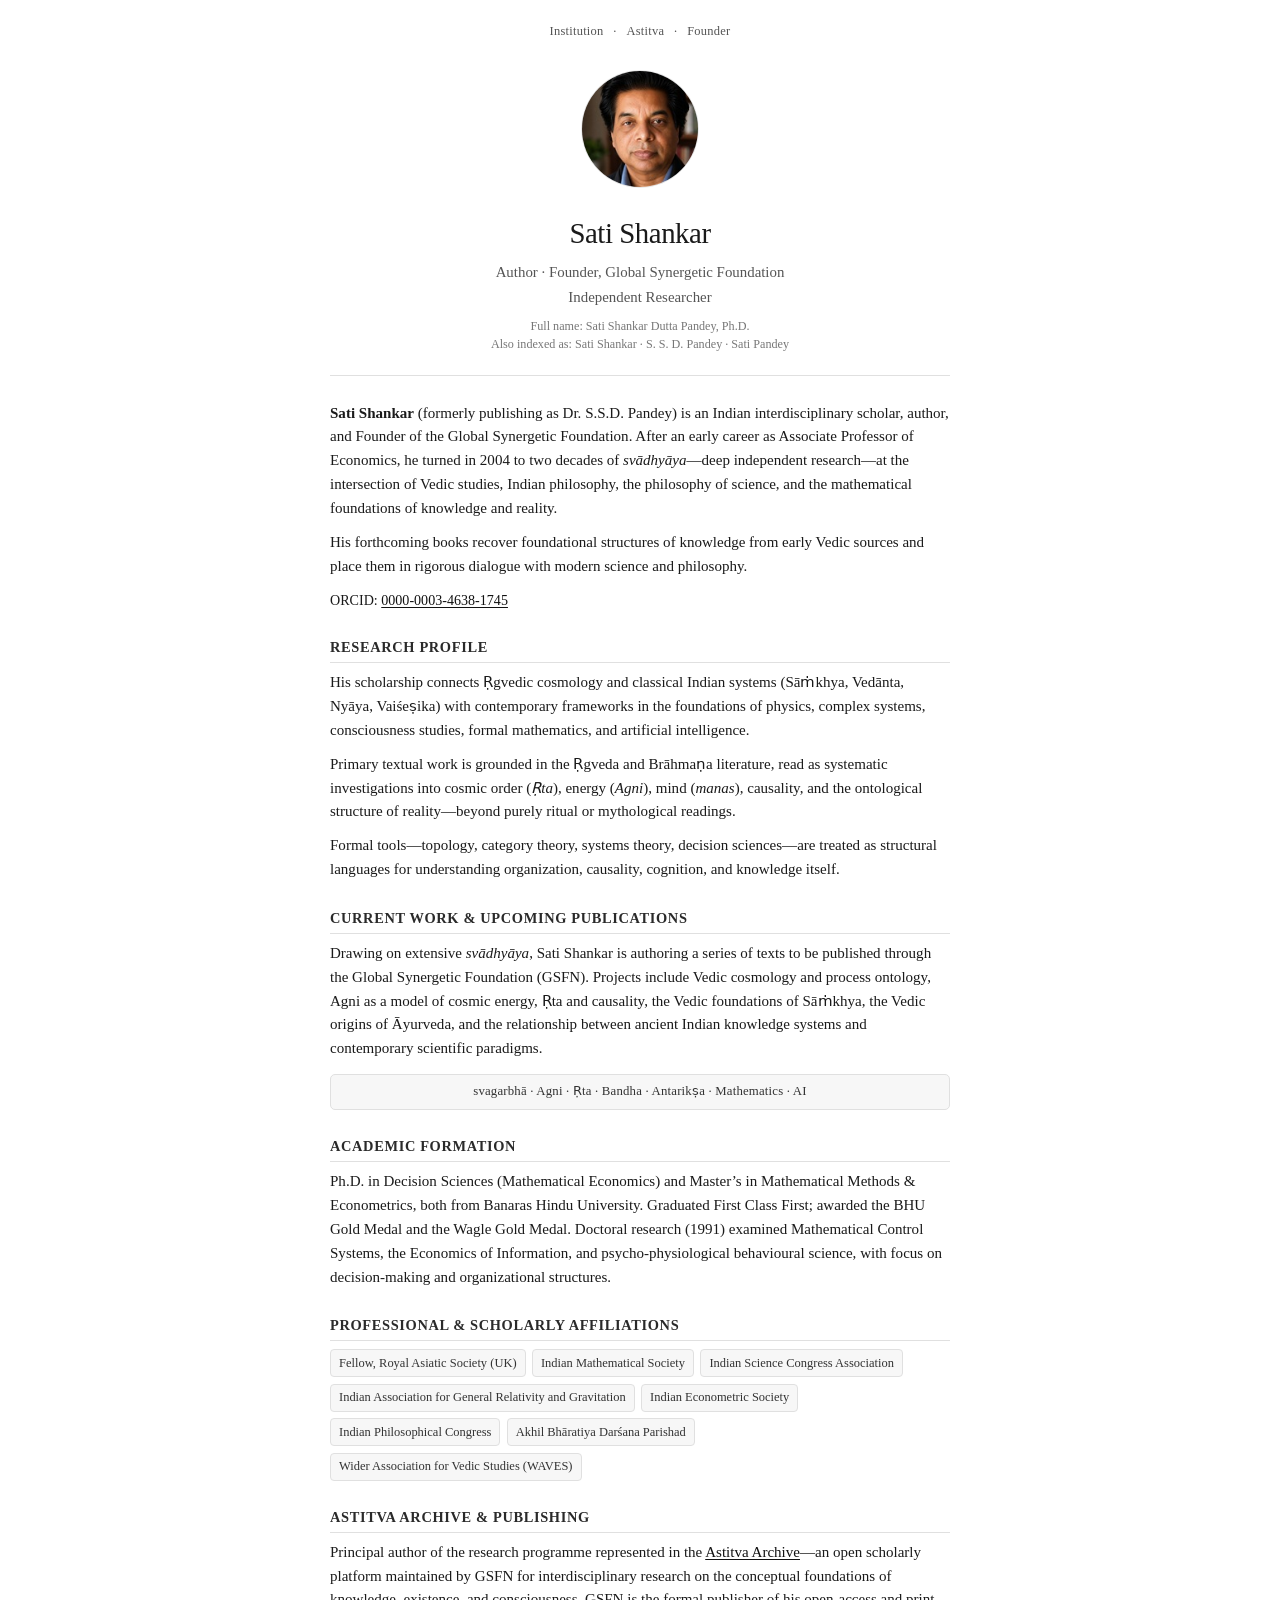
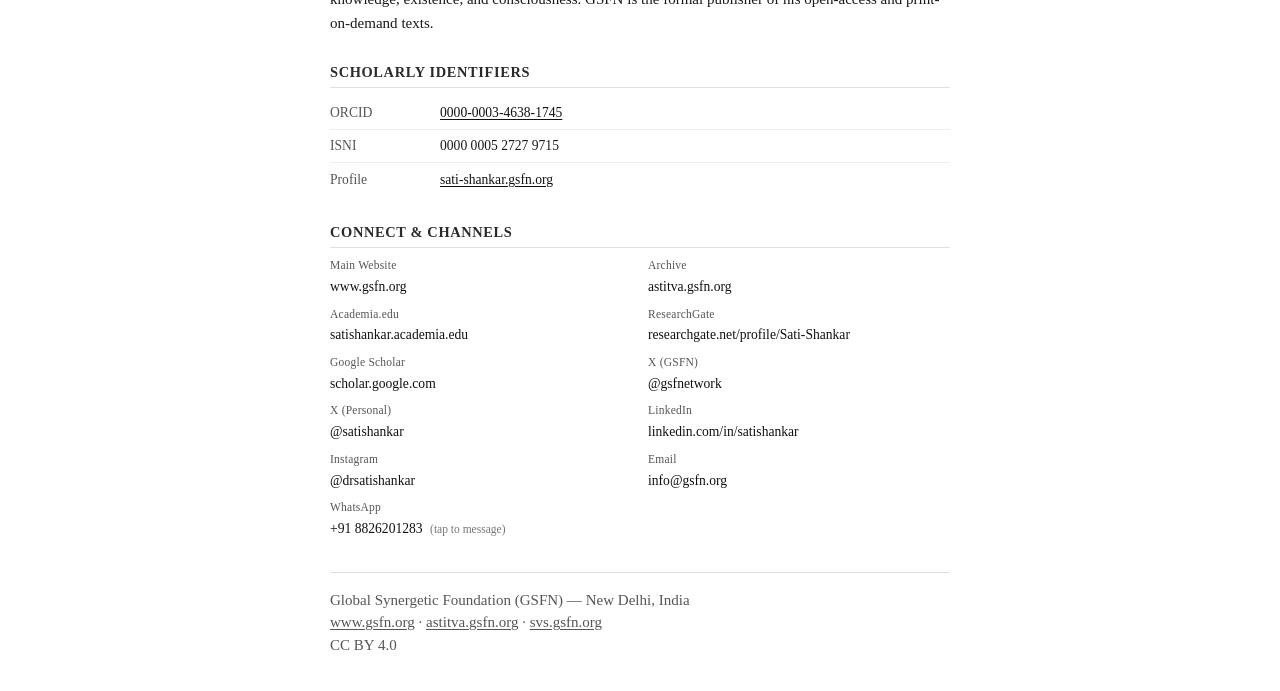
<file: index.html>
<!DOCTYPE html>
<html lang="en">
<head>
  <meta charset="UTF-8">
  <meta name="viewport" content="width=device-width, initial-scale=1, viewport-fit=cover">

  <title>Sati Shankar — Author, Founder and Researcher | Global Synergetic Foundation</title>

  <!-- SEO -->
  <meta name="description" content="Professional profile of Sati Shankar (Dr. S.S.D. Pandey), author, founder of the Global Synergetic Foundation, and independent researcher working on Vedic knowledge systems, Indian philosophy, philosophy of science, mathematical reasoning, cognition, and AI.">
  <meta name="keywords" content="Sati Shankar, Sati Shankar Dutta Pandey, S.S.D. Pandey, Rig Veda, Ṛgveda, Vedic Knowledge Systems, Indian Philosophy, Philosophy of Science, Mathematical Systems, Sanskrit Studies, Agni, Ṛta, svagarbhā, AI, Author, GSFN">
  <meta name="author" content="Dr. Sati Shankar Dutta Pandey">
  <meta name="alternate-name" content="Sati Shankar; S. S. D. Pandey; Sati Pandey">
  <meta name="orcid_id" content="0000-0003-4638-1745">
  <meta name="robots" content="index, follow">
  <meta name="theme-color" content="#1a1a1a">
  <meta name="language" content="en">
  <meta name="geo.region" content="IN">

  <!-- Canonical URL -->
  <link rel="canonical" href="https://sati-shankar.gsfn.org/">
  <link rel="author" href="https://orcid.org/0000-0003-4638-1745">
  <link rel="me" href="https://orcid.org/0000-0003-4638-1745">
  <link rel="icon" href="/favicon.ico">
  <link rel="license" href="https://creativecommons.org/licenses/by/4.0/">

  <!-- Open Graph -->
  <meta property="og:type" content="profile">
  <meta property="og:title" content="Sati Shankar — Author, Founder and Researcher">
  <meta property="og:description" content="Professional profile of Sati Shankar (Dr. S.S.D. Pandey), author, founder of the Global Synergetic Foundation, and principal author of the Astitva Archive research programme.">
  <meta property="og:url" content="https://sati-shankar.gsfn.org/">
  <meta property="og:site_name" content="Global Synergetic Foundation">
  <meta property="og:locale" content="en_US">
  <meta property="profile:first_name" content="Sati">
  <meta property="profile:last_name" content="Shankar">
  <meta property="profile:username" content="sati-shankar">

  <!-- Twitter Card -->
  <meta name="twitter:card" content="summary">
  <meta name="twitter:title" content="Sati Shankar — Author, Founder and Researcher">
  <meta name="twitter:description" content="Professional profile of Sati Shankar (Dr. S.S.D. Pandey), author, founder of the Global Synergetic Foundation, and independent researcher.">

  <!-- Structured Data (JSON-LD) — preserved for machine readability & discoverability -->
  <script type="application/ld+json">
  {
    "@context": "https://schema.org",
    "@type": "Person",
    "@id": "https://sati-shankar.gsfn.org/#person",
    "name": "Sati Shankar Dutta Pandey",
    "alternateName": [
      "Sati Shankar",
      "S. S. D. Pandey",
      "Sati Pandey"
    ],
    "url": "https://sati-shankar.gsfn.org/",
    "image": "https://sati-shankar.gsfn.org/my-profile.jpg",
    "jobTitle": "Author, Founder and Independent Researcher",
    "worksFor": {
      "@type": "Organization",
      "@id": "https://www.gsfn.org/#organization",
      "name": "Global Synergetic Foundation",
      "url": "https://www.gsfn.org/"
    },
    "affiliation": {
      "@id": "https://www.gsfn.org/#organization"
    },
    "founderOf": {
      "@id": "https://www.gsfn.org/#organization"
    },
    "sameAs": [
      "https://orcid.org/0000-0003-4638-1745",
      "https://viaf.org/viaf/96175412862703712037/",
      "https://isni.org/isni/0000000527279715",
      "https://satishankar.academia.edu",
      "https://www.researchgate.net/profile/Sati-Shankar",
      "https://scholar.google.com/citations?hl=en&user=mIl7OKkAAAAJ",
      "https://www.linkedin.com/in/satishankar/"
    ],
    "knowsAbout": [
      "Rig Veda",
      "Ṛgveda",
      "Brāhmaṇa literature",
      "Vedic Knowledge Systems",
      "Vedic Cosmology",
      "Indian Philosophy",
      "Sāṁkhya Darśana",
      "Nyāya",
      "Vaiśeṣika",
      "Vedānta",
      "Bhagavad Gītā",
      "Philosophy of Science",
      "Sanskrit Grammar",
      "Artificial Intelligence",
      "Cognitive Science",
      "Mathematics",
      "Topology",
      "Category Theory",
      "Physics",
      "Complex Systems"
    ]
  }
  </script>

  <style>
    :root {
      --text: #1a1a1a;
      --muted: #555;
      --border: #e0e0e0;
      --soft: #f7f7f7;
      --link: #111;
      --bg: #fff;
    }

    * {
      margin: 0;
      padding: 0;
      box-sizing: border-box;
    }

    body {
      background: var(--bg);
      color: var(--text);
      font-family: "Iowan Old Style", "Palatino Linotype", Palatino, "Book Antiqua", Georgia, serif;
      line-height: 1.58;
      text-rendering: optimizeLegibility;
      -webkit-font-smoothing: antialiased;
      padding: 1.4rem 0.85rem 2.2rem;
    }

    .container {
      max-width: 620px;
      margin: 0 auto;
    }

    /* —— Navigation —— */
    nav {
      font-size: 0.78rem;
      letter-spacing: 0.02em;
      color: var(--muted);
      text-align: center;
      margin-bottom: 1.75rem;
    }
    nav a {
      color: var(--muted);
      text-decoration: none;
      margin: 0 0.4rem;
    }
    nav a:hover, nav a:focus {
      color: var(--text);
      text-decoration: underline;
    }

    /* —— Header / Profile —— */
    header {
      text-align: center;
      margin-bottom: 1.6rem;
      padding-bottom: 1.35rem;
      border-bottom: 1px solid var(--border);
    }
    .profile-img {
      margin-bottom: 0.95rem;
    }
    .profile-img img {
      width: 118px;
      height: 118px;
      object-fit: cover;
      border-radius: 50%;
      border: 1px solid #e6e6e6;
      background: #f4f4f4;
    }
    h1 {
      font-size: 1.8rem;
      font-weight: 400;
      letter-spacing: -0.015em;
      margin-bottom: 0.28rem;
    }
    .subhead {
      font-size: 0.93rem;
      color: var(--muted);
      margin-bottom: 0.12rem;
    }
    .indexed-name {
      font-size: 0.76rem;
      color: #777;
      margin-top: 0.55rem;
      line-height: 1.45;
    }

    /* —— Sections —— */
    section {
      margin-bottom: 1.55rem;
    }
    h2 {
      font-size: 0.9rem;
      font-weight: 600;
      letter-spacing: 0.045em;
      text-transform: uppercase;
      color: #2a2a2a;
      margin-bottom: 0.5rem;
      padding-bottom: 0.22rem;
      border-bottom: 1px solid var(--border);
    }
    p {
      margin-bottom: 0.65rem;
      text-align: left;
      font-size: 0.94rem;
    }
    p:last-child {
      margin-bottom: 0;
    }
    em {
      font-style: italic;
    }
    strong {
      font-weight: 600;
    }
    a {
      color: var(--link);
      text-decoration: underline;
      text-underline-offset: 2px;
    }
    a:hover {
      color: #000;
    }

    /* —— Compact keyword strip —— */
    .concept-cycle {
      background: var(--soft);
      border: 1px solid var(--border);
      border-radius: 5px;
      padding: 0.5rem 0.7rem;
      font-size: 0.8rem;
      text-align: center;
      margin: 0.85rem 0 0.2rem;
      letter-spacing: 0.015em;
      color: #333;
      line-height: 1.4;
    }

    /* —— Affiliations as compact tags —— */
    .affiliations {
      display: flex;
      flex-wrap: wrap;
      gap: 0.4rem;
      margin-top: 0.4rem;
    }
    .affiliations span {
      font-size: 0.78rem;
      background: var(--soft);
      border: 1px solid var(--border);
      border-radius: 4px;
      padding: 0.2rem 0.5rem;
      color: #333;
    }

    /* —— Identifiers table —— */
    .id-table {
      width: 100%;
      border-collapse: collapse;
      font-size: 0.85rem;
      margin-top: 0.4rem;
    }
    .id-table td {
      padding: 0.35rem 0.5rem 0.35rem 0;
      vertical-align: top;
      border-bottom: 1px solid #eee;
    }
    .id-table td:first-child {
      width: 110px;
      color: var(--muted);
      font-weight: 500;
    }
    .id-table tr:last-child td {
      border-bottom: none;
    }

    /* —— Links grid —— */
    .link-grid {
      display: grid;
      grid-template-columns: 1fr 1fr;
      gap: 0.45rem 1rem;
      margin-top: 0.4rem;
    }
    .link-item {
      font-size: 0.85rem;
    }
    .link-item .label {
      display: block;
      font-size: 0.72rem;
      color: var(--muted);
      margin-bottom: 0.1rem;
      letter-spacing: 0.02em;
    }
    .link-item a {
      text-decoration: none;
      border-bottom: 1px solid transparent;
    }
    .link-item a:hover {
      border-bottom-color: currentColor;
    }

    /* —— Footer —— */
    footer {
      margin-top: 2rem;
      padding-top: 1rem;
      border-top: 1px solid var(--border);
      font-size: 0.72rem;
      line-height: 1.5;
      color: var(--muted);
      text-align: center;
    }
    footer a {
      color: var(--muted);
    }
    footer a:hover {
      color: var(--text);
    }

    /* —— Utility —— */
    .visually-hidden {
      position: absolute;
      width: 1px;
      height: 1px;
      padding: 0;
      margin: -1px;
      overflow: hidden;
      clip: rect(0, 0, 0, 0);
      white-space: nowrap;
      border: 0;
    }
    .orcid {
      font-size: 0.88rem;
      margin-top: 0.5rem;
    }

    /* —— Responsive —— */
    @media (max-width: 520px) {
      body {
        padding: 1.1rem 0.7rem 1.8rem;
      }
      h1 {
        font-size: 1.55rem;
      }
      .link-grid {
        grid-template-columns: 1fr;
        gap: 0.55rem;
      }
      .profile-img img {
        width: 104px;
        height: 104px;
      }
      .affiliations span {
        font-size: 0.74rem;
      }
      .concept-cycle {
        font-size: 0.76rem;
        padding: 0.45rem 0.55rem;
      }
    }
  </style>
</head>
<body>
  <div class="container">

    <nav aria-label="Primary links">
      <a href="https://www.gsfn.org/">Institution</a>
      <span aria-hidden="true">·</span>
      <a href="https://astitva.gsfn.org/">Astitva</a>
      <span aria-hidden="true">·</span>
      <a href="https://sati-shankar.gsfn.org/">Founder</a>
    </nav>

    <header>
      <div class="profile-img">
        <img src="my-profile.jpg"
             alt="Dr. Sati Shankar profile photo"
             onerror="this.onerror=null; this.src='data:image/svg+xml,%3Csvg xmlns=\'http://www.w3.org/2000/svg\' width=\'120\' height=\'120\' viewBox=\'0 0 120 120\'%3E%3Ccircle cx=\'60\' cy=\'60\' r=\'58\' fill=\'%23f0f0f0\'/%3E%3Ctext x=\'60\' y=\'65\' font-size=\'12\' text-anchor=\'middle\' fill=\'%23999\'%3EPhoto%3C/text%3E%3C/svg%3E';">
      </div>
      <h1>Sati Shankar</h1>
      <div class="subhead">Author · Founder, Global Synergetic Foundation</div>
      <div class="subhead">Independent Researcher</div>
      <div class="indexed-name">
        Full name: Sati Shankar Dutta Pandey, Ph.D.<br>
        Also indexed as: Sati Shankar · S. S. D. Pandey · Sati Pandey
      </div>
    </header>

    <main>

      <!-- Introduction -->
      <section>
        <h2 class="visually-hidden">Introduction</h2>
        <p>
          <strong>Sati Shankar</strong> (formerly publishing as Dr. S.S.D. Pandey) is an Indian interdisciplinary scholar, author, and Founder of the Global Synergetic Foundation. After an early career as Associate Professor of Economics, he turned in 2004 to two decades of <em>svādhyāya</em>—deep independent research—at the intersection of Vedic studies, Indian philosophy, the philosophy of science, and the mathematical foundations of knowledge and reality.
        </p>
        <p>
          His forthcoming books recover foundational structures of knowledge from early Vedic sources and place them in rigorous dialogue with modern science and philosophy.
        </p>
        <p class="orcid">
          ORCID: <a href="https://orcid.org/0000-0003-4638-1745">0000-0003-4638-1745</a>
        </p>
      </section>

      <!-- Research Profile -->
      <section>
        <h2>Research Profile</h2>
        <p>
          His scholarship connects Ṛgvedic cosmology and classical Indian systems (Sāṁkhya, Vedānta, Nyāya, Vaiśeṣika) with contemporary frameworks in the foundations of physics, complex systems, consciousness studies, formal mathematics, and artificial intelligence.
        </p>
        <p>
          Primary textual work is grounded in the Ṛgveda and Brāhmaṇa literature, read as systematic investigations into cosmic order (<em>Ṛta</em>), energy (<em>Agni</em>), mind (<em>manas</em>), causality, and the ontological structure of reality—beyond purely ritual or mythological readings.
        </p>
        <p>
          Formal tools—topology, category theory, systems theory, decision sciences—are treated as structural languages for understanding organization, causality, cognition, and knowledge itself.
        </p>
      </section>

      <!-- Current Work -->
      <section>
        <h2>Current Work &amp; Upcoming Publications</h2>
        <p>
          Drawing on extensive <em>svādhyāya</em>, Sati Shankar is authoring a series of texts to be published through the Global Synergetic Foundation (GSFN). Projects include Vedic cosmology and process ontology, Agni as a model of cosmic energy, Ṛta and causality, the Vedic foundations of Sāṁkhya, the Vedic origins of Āyurveda, and the relationship between ancient Indian knowledge systems and contemporary scientific paradigms.
        </p>
        <div class="concept-cycle">
          svagarbhā · Agni · Ṛta · Bandha · Antarikṣa · Mathematics · AI
        </div>
      </section>

      <!-- Academic Formation -->
      <section>
        <h2>Academic Formation</h2>
        <p>
          Ph.D. in Decision Sciences (Mathematical Economics) and Master’s in Mathematical Methods &amp; Econometrics, both from Banaras Hindu University. Graduated First Class First; awarded the BHU Gold Medal and the Wagle Gold Medal. Doctoral research (1991) examined Mathematical Control Systems, the Economics of Information, and psycho-physiological behavioural science, with focus on decision-making and organizational structures.
        </p>
      </section>

      <!-- Affiliations -->
      <section>
        <h2>Professional &amp; Scholarly Affiliations</h2>
        <div class="affiliations">
          <span>Fellow, Royal Asiatic Society (UK)</span>
          <span>Indian Mathematical Society</span>
          <span>Indian Science Congress Association</span>
          <span>Indian Association for General Relativity and Gravitation</span>
          <span>Indian Econometric Society</span>
          <span>Indian Philosophical Congress</span>
          <span>Akhil Bhāratiya Darśana Parishad</span>
          <span>Wider Association for Vedic Studies (WAVES)</span>
        </div>
      </section>

      <!-- Astitva -->
      <section>
        <h2>Astitva Archive &amp; Publishing</h2>
        <p>
          Principal author of the research programme represented in the <a href="https://astitva.gsfn.org/">Astitva Archive</a>—an open scholarly platform maintained by GSFN for interdisciplinary research on the conceptual foundations of knowledge, existence, and consciousness. GSFN is the formal publisher of his open-access and print-on-demand texts.
        </p>
      </section>

      <!-- Identifiers -->
      <section>
        <h2>Scholarly Identifiers</h2>
        <table class="id-table">
          <tr>
            <td>ORCID</td>
            <td><a href="https://orcid.org/0000-0003-4638-1745">0000-0003-4638-1745</a></td>
          </tr>
          <tr>
            <td>ISNI</td>
            <td>0000 0005 2727 9715</td>
          </tr>
          <tr>
            <td>Profile</td>
            <td><a href="https://sati-shankar.gsfn.org/">sati-shankar.gsfn.org</a></td>
          </tr>
        </table>
      </section>

      <!-- Connect -->
      <section>
        <h2>Connect &amp; Channels</h2>
        <div class="link-grid">
          <div class="link-item">
            <span class="label">Main Website</span>
            <a href="https://www.gsfn.org">www.gsfn.org</a>
          </div>
          <div class="link-item">
            <span class="label">Archive</span>
            <a href="https://astitva.gsfn.org">astitva.gsfn.org</a>
          </div>
          <div class="link-item">
            <span class="label">Academia.edu</span>
            <a href="https://satishankar.academia.edu" target="_blank" rel="noopener noreferrer">satishankar.academia.edu</a>
          </div>
          <div class="link-item">
            <span class="label">ResearchGate</span>
            <a href="https://www.researchgate.net/profile/Sati-Shankar" target="_blank" rel="noopener noreferrer">researchgate.net/profile/Sati-Shankar</a>
          </div>
          <div class="link-item">
            <span class="label">Google Scholar</span>
            <a href="https://scholar.google.com/citations?hl=en&user=mIl7OKkAAAAJ" target="_blank" rel="noopener noreferrer">scholar.google.com</a>
          </div>
          <div class="link-item">
            <span class="label">X (GSFN)</span>
            <a href="https://twitter.com/gsfnetwork" target="_blank" rel="noopener noreferrer">@gsfnetwork</a>
          </div>
          <div class="link-item">
            <span class="label">X (Personal)</span>
            <a href="https://twitter.com/satishankar" target="_blank" rel="noopener noreferrer">@satishankar</a>
          </div>
          <div class="link-item">
            <span class="label">LinkedIn</span>
            <a href="https://www.linkedin.com/in/satishankar/" target="_blank" rel="noopener noreferrer">linkedin.com/in/satishankar</a>
          </div>
          <div class="link-item">
            <span class="label">Instagram</span>
            <a href="https://instagram.com/drsatishankar" target="_blank" rel="noopener noreferrer">@drsatishankar</a>
          </div>
          <div class="link-item">
            <span class="label">Email</span>
            <a href="mailto:info@gsfn.org">info@gsfn.org</a>
          </div>
          <div class="link-item">
            <span class="label">WhatsApp</span>
            <a href="https://wa.me/918826201283" target="_blank" rel="noopener noreferrer">+91 8826201283</a>
            <span style="font-size:0.72rem;color:#777;margin-left:0.25rem;">(tap to message)</span>
          </div>
        </div>
      </section>

    </main>

    <footer>
      <p>
        Global Synergetic Foundation (GSFN) — New Delhi, India<br>
        <a href="https://www.gsfn.org">www.gsfn.org</a>
        · <a href="https://astitva.gsfn.org">astitva.gsfn.org</a>
        · <a href="https://svs.gsfn.org">svs.gsfn.org</a><br>
        CC BY 4.0
      </p>
    </footer>

  </div>
</body>
</html>
</file>
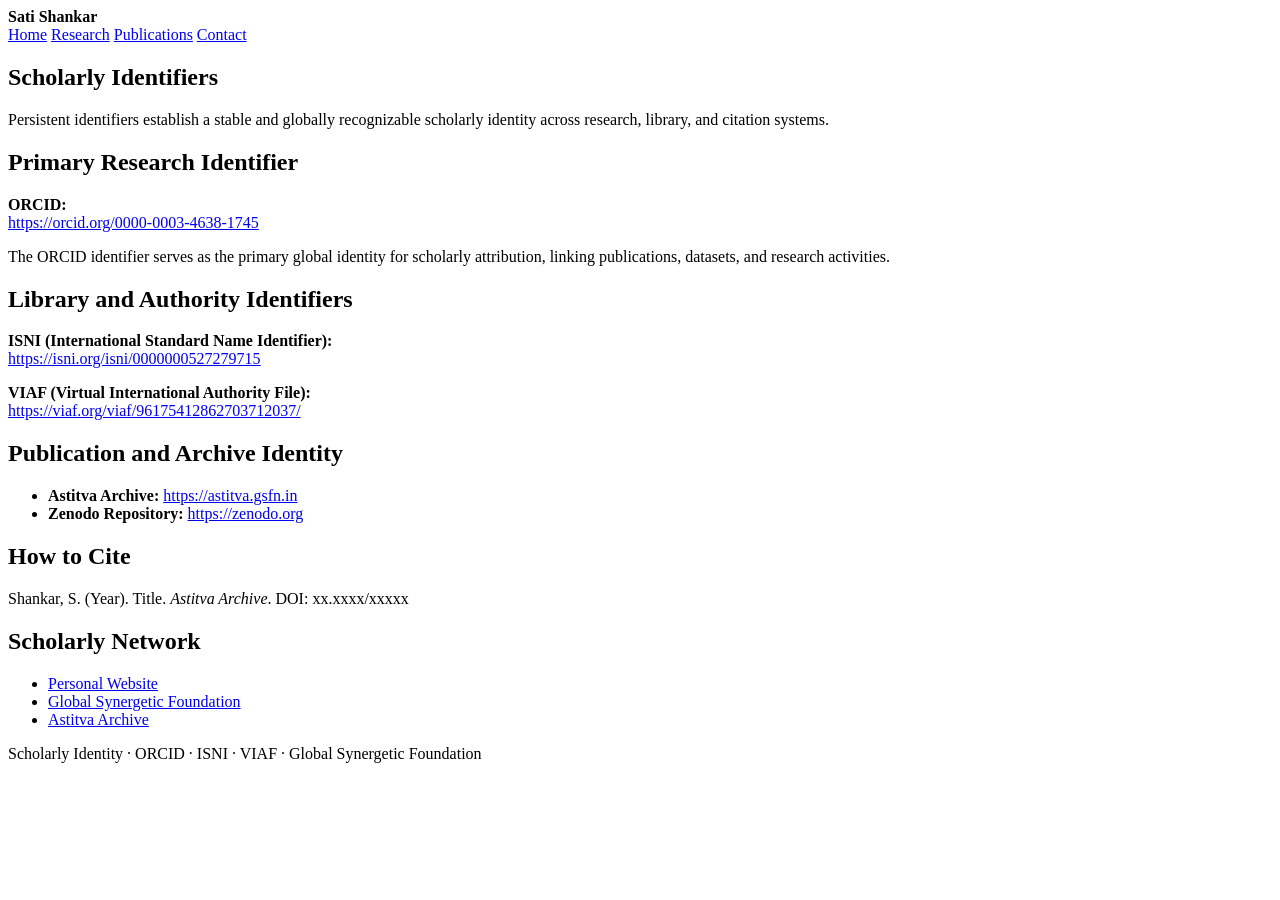
<file: identifiers.html>
<!DOCTYPE html>
<html lang="en">
<head>
<meta charset="UTF-8" />
<meta name="viewport" content="width=device-width, initial-scale=1.0" />
<title>Scholarly Identifiers — Sati Shankar</title>

<meta name="description" content="Persistent scholarly identifiers of Sati Shankar: ORCID, ISNI, VIAF, and publication identity systems."/>
<link rel="canonical" href="https://www.satishankar.in/identifiers.html"/>
<link rel="me" href="https://orcid.org/0000-0003-4638-1745"/>
<link rel="stylesheet" href="css/styles.css"/>

<script type="application/ld+json">
{
  "@context": "https://schema.org",
  "@type": "Person",
  "name": "Sati Shankar",
  "identifier": "https://orcid.org/0000-0003-4638-1745",
  "sameAs": [
    "https://orcid.org/0000-0003-4638-1745",
    "https://viaf.org/viaf/96175412862703712037/",
    "https://isni.org/isni/0000000527279715"
  ]
}
</script>
</head>

<body>

<nav>
  <div><strong>Sati Shankar</strong></div>
  <div>
    <a href="index.html">Home</a>
    <a href="research.html">Research</a>
    <a href="publications.html">Publications</a>
    <a href="contact.html">Contact</a>
  </div>
</nav>

<section class="section">
  <h1>Scholarly Identifiers</h1>
  <p>
    Persistent identifiers establish a stable and globally recognizable scholarly
    identity across research, library, and citation systems.
  </p>
</section>

<section class="section">
  <h2>Primary Research Identifier</h2>
  <p>
    <strong>ORCID:</strong><br/>
    <a href="https://orcid.org/0000-0003-4638-1745" target="_blank">
      https://orcid.org/0000-0003-4638-1745
    </a>
  </p>
  <p>
    The ORCID identifier serves as the primary global identity for scholarly
    attribution, linking publications, datasets, and research activities.
  </p>
</section>

<section class="section">
  <h2>Library and Authority Identifiers</h2>

  <p>
    <strong>ISNI (International Standard Name Identifier):</strong><br/>
    <a href="https://isni.org/isni/0000000527279715" target="_blank">
      https://isni.org/isni/0000000527279715
    </a>
  </p>

  <p>
    <strong>VIAF (Virtual International Authority File):</strong><br/>
    <a href="https://viaf.org/viaf/96175412862703712037/" target="_blank">
      https://viaf.org/viaf/96175412862703712037/
    </a>
  </p>

</section>

<section class="section">
  <h2>Publication and Archive Identity</h2>
  <ul>
    <li>
      <strong>Astitva Archive:</strong>
      <a href="https://astitva.gsfn.in">https://astitva.gsfn.in</a>
    </li>
    <li>
      <strong>Zenodo Repository:</strong>
      <a href="https://zenodo.org">https://zenodo.org</a>
    </li>
  </ul>
</section>

<section class="section">
  <h2>How to Cite</h2>
  <p>
    Shankar, S. (Year). Title. <em>Astitva Archive</em>. DOI: xx.xxxx/xxxxx
  </p>
</section>

<section class="section">
  <h2>Scholarly Network</h2>
  <ul>
    <li><a href="https://www.satishankar.in">Personal Website</a></li>
    <li><a href="https://www.gsfn.in">Global Synergetic Foundation</a></li>
    <li><a href="https://astitva.gsfn.in">Astitva Archive</a></li>
  </ul>
</section>

<footer>
  <p>
    Scholarly Identity · ORCID · ISNI · VIAF · Global Synergetic Foundation
  </p>
</footer>

</body>
</html>
</file>
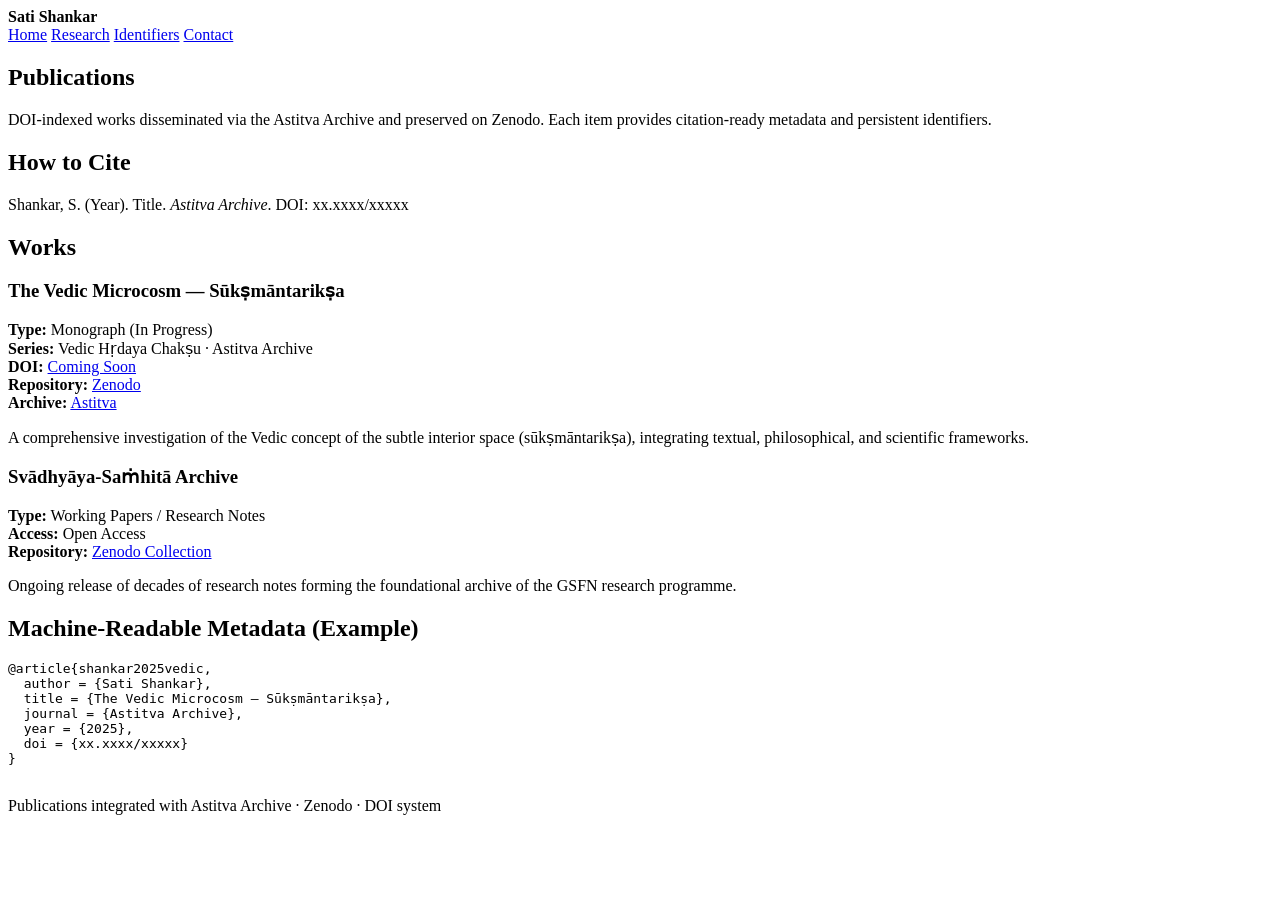
<file: publications.html>
<!DOCTYPE html>
<html lang="en">
<head>
<meta charset="UTF-8" />
<meta name="viewport" content="width=device-width, initial-scale=1.0" />
<title>Publications — Sati Shankar</title>

<meta name="description" content="Publications of Sati Shankar. DOI-indexed works from Astitva Archive and Zenodo."/>
<link rel="canonical" href="https://www.satishankar.in/publications.html"/>
<link rel="me" href="https://orcid.org/0000-0003-4638-1745"/>

<!-- Scholarly meta (example; duplicate per item as needed) -->
<meta name="citation_author" content="Sati Shankar"/>
<meta name="citation_author_orcid" content="0000-0003-4638-1745"/>

<link rel="stylesheet" href="css/styles.css"/>
</head>

<body>

<nav>
  <div><strong>Sati Shankar</strong></div>
  <div>
    <a href="index.html">Home</a>
    <a href="research.html">Research</a>
    <a href="identifiers.html">Identifiers</a>
    <a href="contact.html">Contact</a>
  </div>
</nav>

<section class="section">
  <h1>Publications</h1>
  <p>
    DOI-indexed works disseminated via the Astitva Archive and preserved on Zenodo.
    Each item provides citation-ready metadata and persistent identifiers.
  </p>
</section>

<section class="section">
  <h2>How to Cite</h2>
  <p>
    Shankar, S. (Year). Title. <em>Astitva Archive</em>. DOI: xx.xxxx/xxxxx
  </p>
</section>

<section class="section">
  <h2>Works</h2>

  <!-- Publication Item Template -->
  <div class="pub">
    <h3>The Vedic Microcosm — Sūkṣmāntarikṣa</h3>
    <p>
      <strong>Type:</strong> Monograph (In Progress)<br/>
      <strong>Series:</strong> Vedic Hṛdaya Chakṣu · Astitva Archive<br/>
      <strong>DOI:</strong> <a href="#">Coming Soon</a><br/>
      <strong>Repository:</strong> <a href="https://zenodo.org">Zenodo</a><br/>
      <strong>Archive:</strong> <a href="https://astitva.gsfn.in">Astitva</a>
    </p>
    <p>
      A comprehensive investigation of the Vedic concept of the subtle interior
      space (sūkṣmāntarikṣa), integrating textual, philosophical, and scientific
      frameworks.
    </p>
  </div>

  <div class="pub">
    <h3>Svādhyāya-Saṁhitā Archive</h3>
    <p>
      <strong>Type:</strong> Working Papers / Research Notes<br/>
      <strong>Access:</strong> Open Access<br/>
      <strong>Repository:</strong> <a href="https://zenodo.org">Zenodo Collection</a>
    </p>
    <p>
      Ongoing release of decades of research notes forming the foundational
      archive of the GSFN research programme.
    </p>
  </div>

</section>

<section class="section">
  <h2>Machine-Readable Metadata (Example)</h2>
  <pre>
@article{shankar2025vedic,
  author = {Sati Shankar},
  title = {The Vedic Microcosm — Sūkṣmāntarikṣa},
  journal = {Astitva Archive},
  year = {2025},
  doi = {xx.xxxx/xxxxx}
}
  </pre>
</section>

<footer>
  <p>
    Publications integrated with Astitva Archive · Zenodo · DOI system
  </p>
</footer>

</body>
</html>
</file>
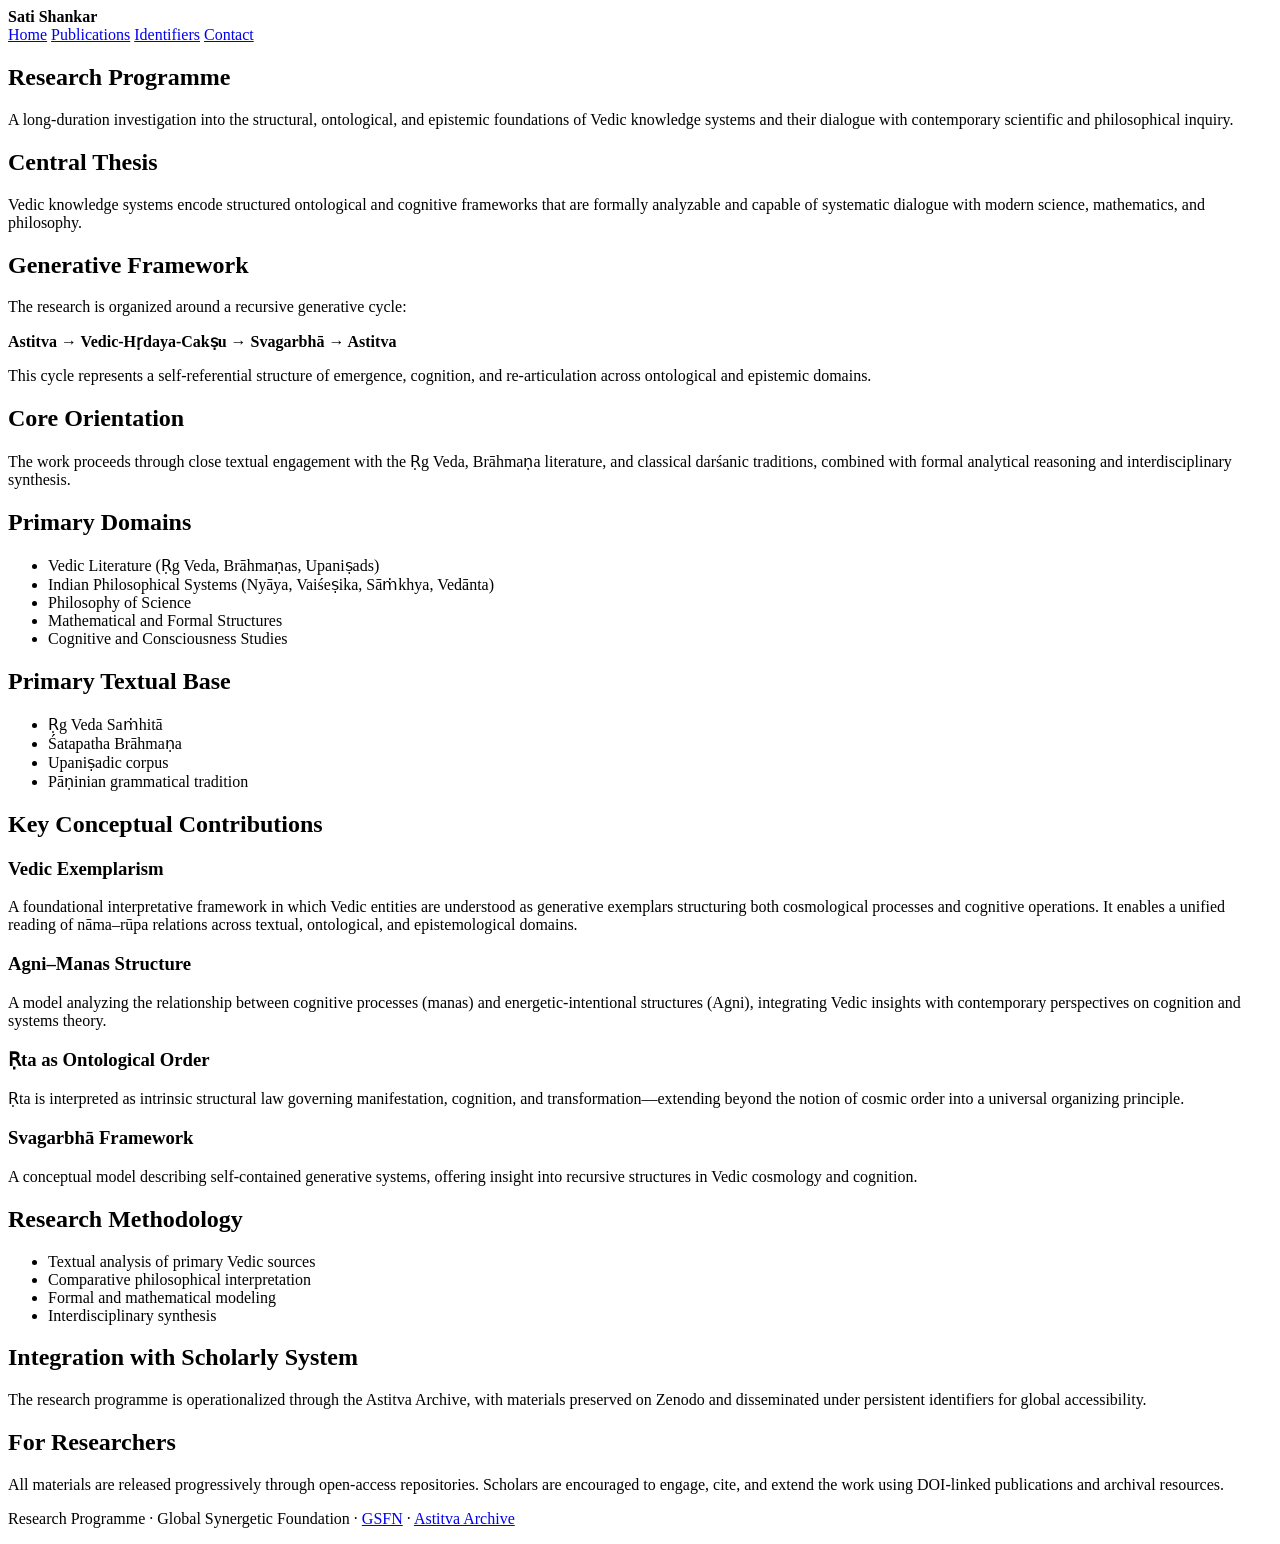
<file: research.html>
<!DOCTYPE html>
<html lang="en">
<head>
<meta charset="UTF-8" />
<meta name="viewport" content="width=device-width, initial-scale=1.0" />
<title>Research Programme — Sati Shankar</title>

<meta name="description" content="Research programme of Sati Shankar: Vedic knowledge systems, philosophy of science, mathematical structures."/>
<link rel="canonical" href="https://www.satishankar.in/research.html"/>
<link rel="me" href="https://orcid.org/0000-0003-4638-1745"/>
<link rel="stylesheet" href="css/styles.css"/>

<!-- Structured data for discoverability -->
<script type="application/ld+json">
{
  "@context": "https://schema.org",
  "@type": "CreativeWork",
  "name": "Research Programme",
  "author": {
    "@type": "Person",
    "name": "Sati Shankar",
    "identifier": "https://orcid.org/0000-0003-4638-1745"
  },
  "publisher": {
    "@type": "Organization",
    "name": "Global Synergetic Foundation",
    "url": "https://www.gsfn.in"
  },
  "url": "https://www.satishankar.in/research.html",
  "about": [
    "Rig Veda",
    "Vedic Knowledge Systems",
    "Indian Philosophy",
    "Philosophy of Science",
    "Mathematical Structures"
  ]
}
</script>
</head>

<body>

<nav>
  <div><strong>Sati Shankar</strong></div>
  <div>
    <a href="index.html">Home</a>
    <a href="publications.html">Publications</a>
    <a href="identifiers.html">Identifiers</a>
    <a href="contact.html">Contact</a>
  </div>
</nav>

<!-- ================= HEADER ================= -->
<section class="section">
  <h1>Research Programme</h1>
  <p>
    A long-duration investigation into the structural, ontological, and epistemic
    foundations of Vedic knowledge systems and their dialogue with contemporary
    scientific and philosophical inquiry.
  </p>
</section>

<!-- ================= CENTRAL THESIS ================= -->
<section class="section">
  <h2>Central Thesis</h2>
  <p>
    Vedic knowledge systems encode structured ontological and cognitive frameworks
    that are formally analyzable and capable of systematic dialogue with modern
    science, mathematics, and philosophy.
  </p>
</section>

<!-- ================= FRAMEWORK ================= -->
<section class="section">
  <h2>Generative Framework</h2>
  <p>
    The research is organized around a recursive generative cycle:
  </p>
  <p><strong>Astitva → Vedic-Hṛdaya-Cakṣu → Svagarbhā → Astitva</strong></p>
  <p>
    This cycle represents a self-referential structure of emergence, cognition,
    and re-articulation across ontological and epistemic domains.
  </p>
</section>

<!-- ================= ORIENTATION ================= -->
<section class="section">
  <h2>Core Orientation</h2>
  <p>
    The work proceeds through close textual engagement with the Ṛg Veda,
    Brāhmaṇa literature, and classical darśanic traditions, combined with
    formal analytical reasoning and interdisciplinary synthesis.
  </p>
</section>

<!-- ================= DOMAINS ================= -->
<section class="section">
  <h2>Primary Domains</h2>
  <ul>
    <li>Vedic Literature (Ṛg Veda, Brāhmaṇas, Upaniṣads)</li>
    <li>Indian Philosophical Systems (Nyāya, Vaiśeṣika, Sāṁkhya, Vedānta)</li>
    <li>Philosophy of Science</li>
    <li>Mathematical and Formal Structures</li>
    <li>Cognitive and Consciousness Studies</li>
  </ul>
</section>

<!-- ================= TEXTUAL BASE ================= -->
<section class="section">
  <h2>Primary Textual Base</h2>
  <ul>
    <li>Ṛg Veda Saṁhitā</li>
    <li>Śatapatha Brāhmaṇa</li>
    <li>Upaniṣadic corpus</li>
    <li>Pāṇinian grammatical tradition</li>
  </ul>
</section>

<!-- ================= CONTRIBUTIONS ================= -->
<section class="section">
  <h2>Key Conceptual Contributions</h2>

  <h3>Vedic Exemplarism</h3>
  <p>
    A foundational interpretative framework in which Vedic entities are understood
    as generative exemplars structuring both cosmological processes and cognitive
    operations. It enables a unified reading of nāma–rūpa relations across textual,
    ontological, and epistemological domains.
  </p>

  <h3>Agni–Manas Structure</h3>
  <p>
    A model analyzing the relationship between cognitive processes (manas) and
    energetic-intentional structures (Agni), integrating Vedic insights with
    contemporary perspectives on cognition and systems theory.
  </p>

  <h3>Ṛta as Ontological Order</h3>
  <p>
    Ṛta is interpreted as intrinsic structural law governing manifestation,
    cognition, and transformation—extending beyond the notion of cosmic order
    into a universal organizing principle.
  </p>

  <h3>Svagarbhā Framework</h3>
  <p>
    A conceptual model describing self-contained generative systems, offering
    insight into recursive structures in Vedic cosmology and cognition.
  </p>
</section>

<!-- ================= METHODOLOGY ================= -->
<section class="section">
  <h2>Research Methodology</h2>
  <ul>
    <li>Textual analysis of primary Vedic sources</li>
    <li>Comparative philosophical interpretation</li>
    <li>Formal and mathematical modeling</li>
    <li>Interdisciplinary synthesis</li>
  </ul>
</section>

<!-- ================= SYSTEM ================= -->
<section class="section">
  <h2>Integration with Scholarly System</h2>
  <p>
    The research programme is operationalized through the Astitva Archive,
    with materials preserved on Zenodo and disseminated under persistent
    identifiers for global accessibility.
  </p>
</section>

<!-- ================= FOR RESEARCHERS ================= -->
<section class="section">
  <h2>For Researchers</h2>
  <p>
    All materials are released progressively through open-access repositories.
    Scholars are encouraged to engage, cite, and extend the work using
    DOI-linked publications and archival resources.
  </p>
</section>

<footer>
  <p>
    Research Programme · Global Synergetic Foundation ·
    <a href="https://www.gsfn.in">GSFN</a> ·
    <a href="https://astitva.gsfn.in">Astitva Archive</a>
  </p>
</footer>

</body>
</html>
</file>
<file: css/styles.css>
*/

/*
body { font-family: 'Lora', serif; margin:0; }
nav { display:flex; justify-content:space-between; padding:1rem 2rem; }
.hero { padding:5rem 2rem; max-width:900px; }
.btn { border:1px solid #b8892a; padding:0.5rem 1rem; margin:0.3rem; text-decoration:none; }
.quick { display:grid; grid-template-columns:repeat(auto-fit,minmax(200px,1fr)); gap:1rem; padding:2rem; }
.card { border:1px solid #ddd; padding:1rem; }
.section { padding:3rem 2rem; max-width:900px; }
*/
</file>
